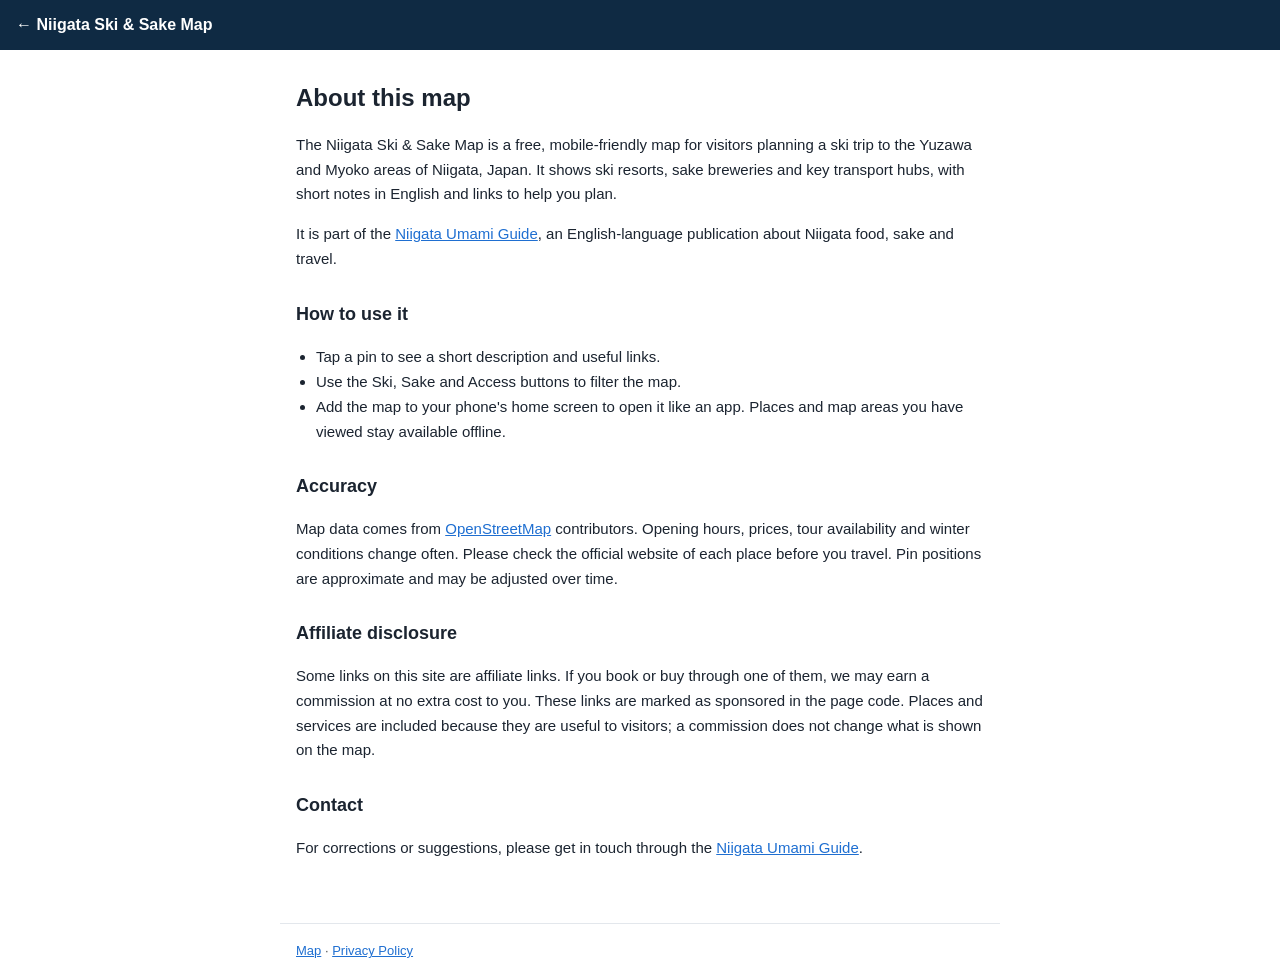
<file: about.html>
<!DOCTYPE html>
<html lang="en">
<head>
  <meta charset="utf-8">
  <meta name="viewport" content="width=device-width, initial-scale=1">
  <title>About – Niigata Ski & Sake Map</title>
  <meta name="description" content="About the Niigata Ski & Sake Map, a free map for visitors to the Yuzawa and Myoko ski areas, and how affiliate links work on this site.">
  <link rel="icon" href="icons/icon-192.png">
  <link rel="stylesheet" href="css/page.css">
</head>
<body class="doc">
  <header><a href="./">← Niigata Ski &amp; Sake Map</a></header>
  <main>
    <h1>About this map</h1>
    <p>The Niigata Ski &amp; Sake Map is a free, mobile-friendly map for visitors planning a ski trip to the Yuzawa and Myoko areas of Niigata, Japan. It shows ski resorts, sake breweries and key transport hubs, with short notes in English and links to help you plan.</p>
    <p>It is part of the <a href="https://niigataumamiguide.substack.com" target="_blank" rel="noopener">Niigata Umami Guide</a>, an English-language publication about Niigata food, sake and travel.</p>

    <h2>How to use it</h2>
    <ul>
      <li>Tap a pin to see a short description and useful links.</li>
      <li>Use the Ski, Sake and Access buttons to filter the map.</li>
      <li>Add the map to your phone's home screen to open it like an app. Places and map areas you have viewed stay available offline.</li>
    </ul>

    <h2>Accuracy</h2>
    <p>Map data comes from <a href="https://www.openstreetmap.org/copyright" target="_blank" rel="noopener">OpenStreetMap</a> contributors. Opening hours, prices, tour availability and winter conditions change often. Please check the official website of each place before you travel. Pin positions are approximate and may be adjusted over time.</p>

    <h2 id="disclosure">Affiliate disclosure</h2>
    <p>Some links on this site are affiliate links. If you book or buy through one of them, we may earn a commission at no extra cost to you. These links are marked as sponsored in the page code. Places and services are included because they are useful to visitors; a commission does not change what is shown on the map.</p>

    <h2>Contact</h2>
    <p>For corrections or suggestions, please get in touch through the <a href="https://niigataumamiguide.substack.com" target="_blank" rel="noopener">Niigata Umami Guide</a>.</p>
  </main>
  <footer>
    <a href="./">Map</a> · <a href="privacy.html">Privacy Policy</a>
  </footer>
</body>
</html>
</file>
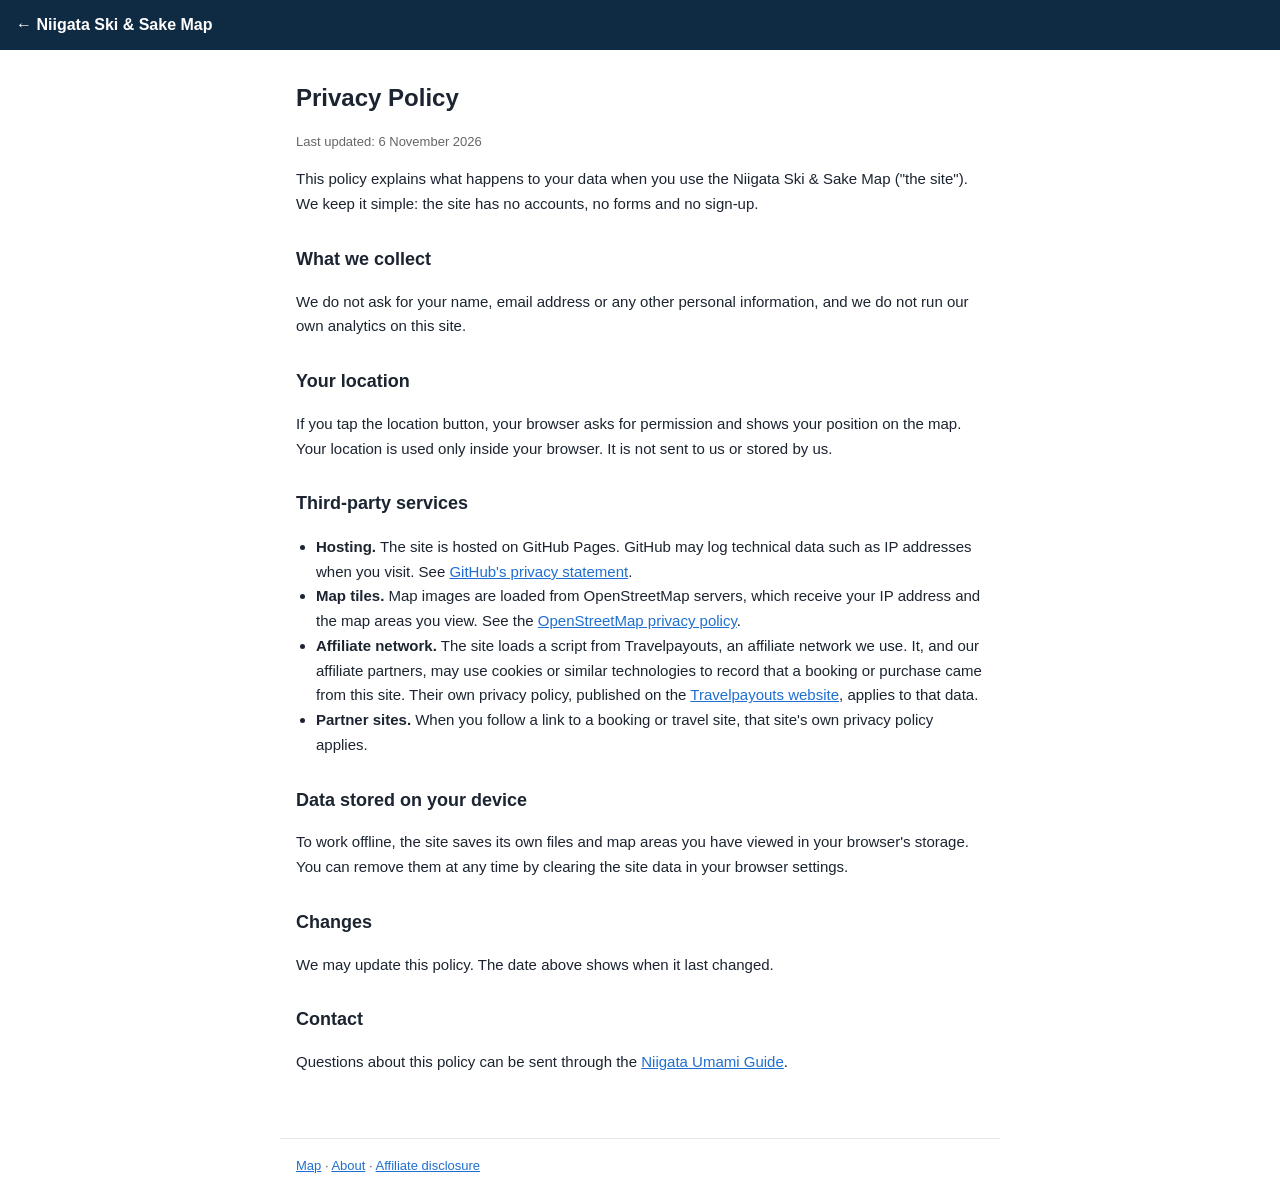
<file: privacy.html>
<!DOCTYPE html>
<html lang="en">
<head>
  <meta charset="utf-8">
  <meta name="viewport" content="width=device-width, initial-scale=1">
  <title>Privacy Policy – Niigata Ski & Sake Map</title>
  <meta name="description" content="How the Niigata Ski & Sake Map handles data, cookies, location and third-party services.">
  <link rel="icon" href="icons/icon-192.png">
  <link rel="stylesheet" href="css/page.css">
</head>
<body class="doc">
  <header><a href="./">← Niigata Ski &amp; Sake Map</a></header>
  <main>
    <h1>Privacy Policy</h1>
    <p class="updated">Last updated: 6 November 2026</p>

    <p>This policy explains what happens to your data when you use the Niigata Ski &amp; Sake Map ("the site"). We keep it simple: the site has no accounts, no forms and no sign-up.</p>

    <h2>What we collect</h2>
    <p>We do not ask for your name, email address or any other personal information, and we do not run our own analytics on this site.</p>

    <h2>Your location</h2>
    <p>If you tap the location button, your browser asks for permission and shows your position on the map. Your location is used only inside your browser. It is not sent to us or stored by us.</p>

    <h2>Third-party services</h2>
    <ul>
      <li><strong>Hosting.</strong> The site is hosted on GitHub Pages. GitHub may log technical data such as IP addresses when you visit. See <a href="https://docs.github.com/en/site-policy/privacy-policies/github-general-privacy-statement" target="_blank" rel="noopener">GitHub's privacy statement</a>.</li>
      <li><strong>Map tiles.</strong> Map images are loaded from OpenStreetMap servers, which receive your IP address and the map areas you view. See the <a href="https://osmfoundation.org/wiki/Privacy_Policy" target="_blank" rel="noopener">OpenStreetMap privacy policy</a>.</li>
      <li><strong>Affiliate network.</strong> The site loads a script from Travelpayouts, an affiliate network we use. It, and our affiliate partners, may use cookies or similar technologies to record that a booking or purchase came from this site. Their own privacy policy, published on the <a href="https://www.travelpayouts.com/" target="_blank" rel="noopener">Travelpayouts website</a>, applies to that data.</li>
      <li><strong>Partner sites.</strong> When you follow a link to a booking or travel site, that site's own privacy policy applies.</li>
    </ul>

    <h2>Data stored on your device</h2>
    <p>To work offline, the site saves its own files and map areas you have viewed in your browser's storage. You can remove them at any time by clearing the site data in your browser settings.</p>

    <h2>Changes</h2>
    <p>We may update this policy. The date above shows when it last changed.</p>

    <h2>Contact</h2>
    <p>Questions about this policy can be sent through the <a href="https://niigataumamiguide.substack.com" target="_blank" rel="noopener">Niigata Umami Guide</a>.</p>
  </main>
  <footer>
    <a href="./">Map</a> · <a href="about.html">About</a> · <a href="about.html#disclosure">Affiliate disclosure</a>
  </footer>
</body>
</html>
</file>
<file: css/page.css>
:root { --navy: #0f2a43; }
* { box-sizing: border-box; }
body.doc {
  margin: 0;
  font-family: -apple-system, BlinkMacSystemFont, "Segoe UI", Roboto, sans-serif;
  color: #1b2430;
  line-height: 1.65;
  background: #fff;
}
.doc header {
  background: var(--navy);
  color: #fff;
  padding: calc(env(safe-area-inset-top) + 12px) 16px 12px;
}
.doc header a { color: #fff; text-decoration: none; font-weight: 700; }
.doc main { max-width: 720px; margin: 0 auto; padding: 20px 16px 48px; }
.doc h1 { font-size: 24px; margin: 8px 0 12px; }
.doc h2 { font-size: 18px; margin: 28px 0 6px; }
.doc p, .doc li { font-size: 15px; }
.doc ul { padding-left: 20px; }
.doc a { color: #1f6fd1; }
.doc .updated { color: #666; font-size: 13px; }
.doc footer {
  border-top: 1px solid #e3e7ec;
  max-width: 720px;
  margin: 0 auto;
  padding: 16px;
  font-size: 13px;
  color: #555;
}
</file>
